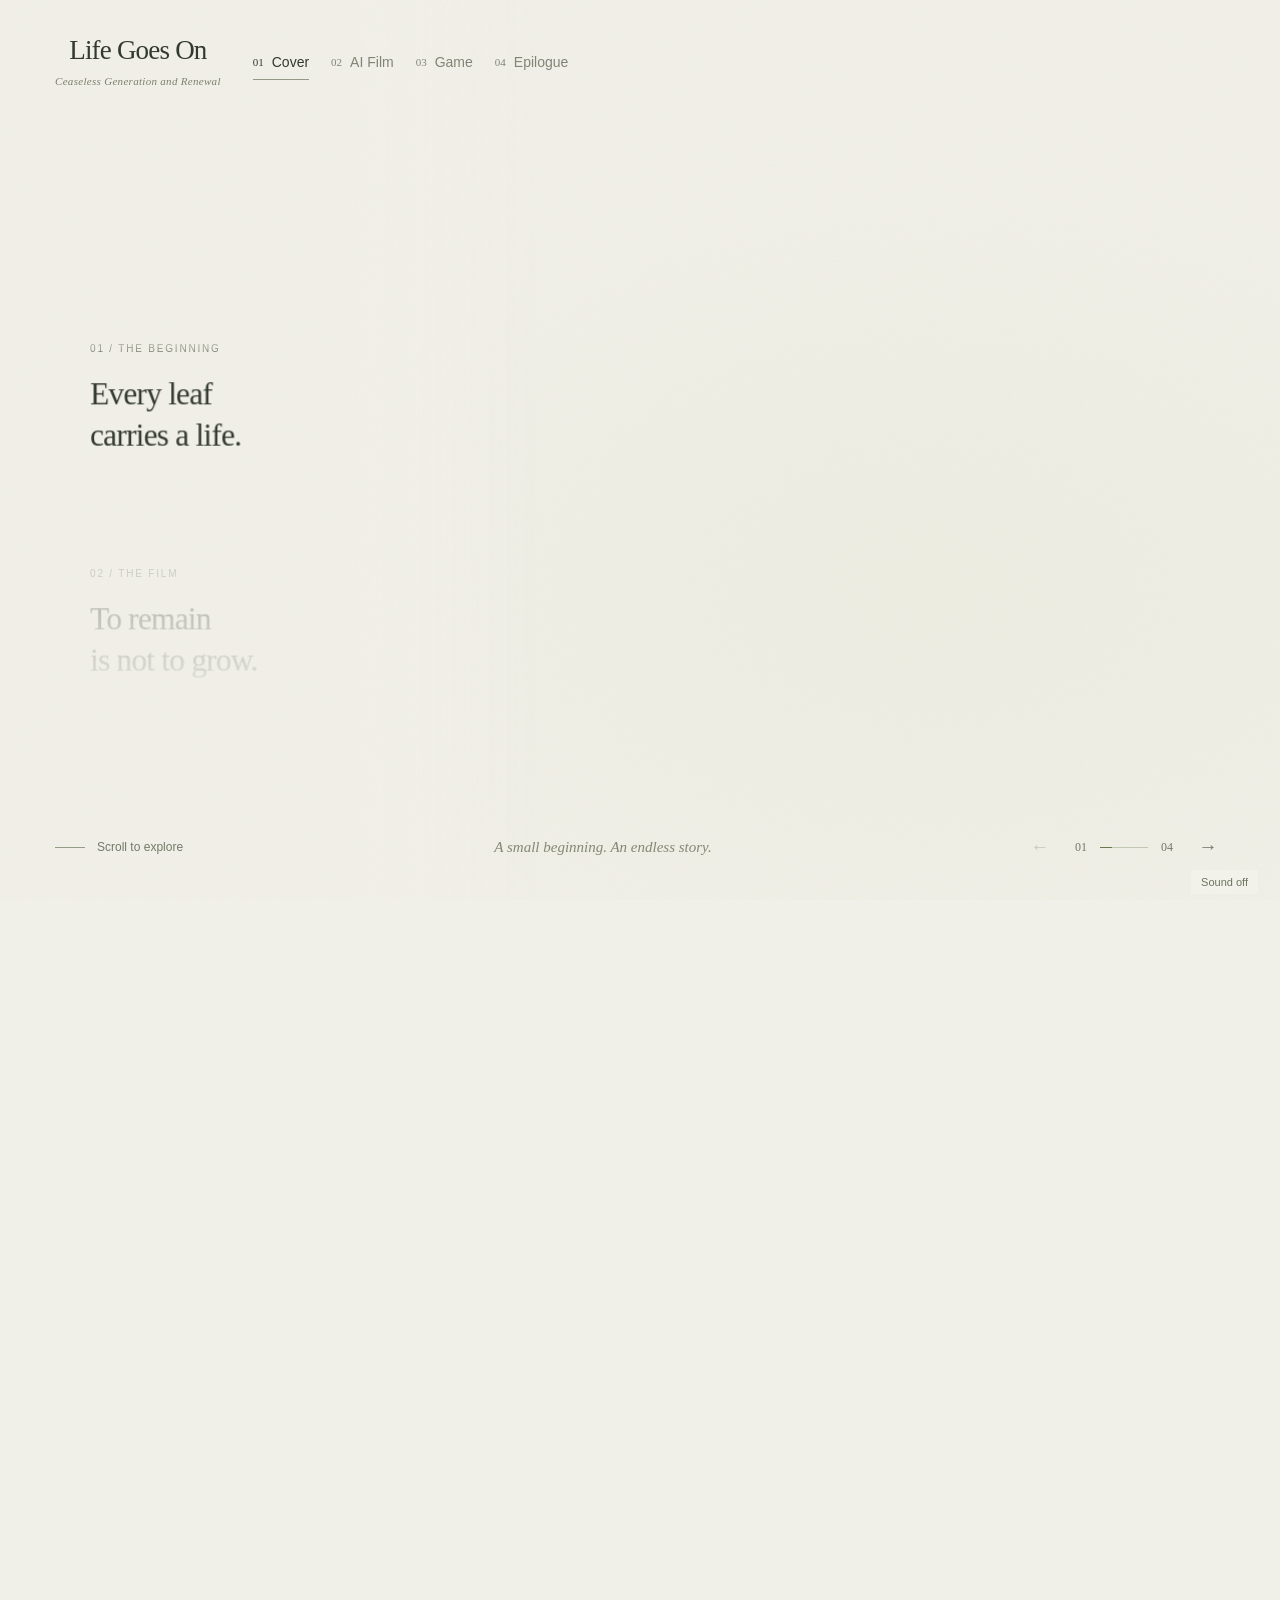
<file: index.html>
<!doctype html><html lang="en"><head><meta charset="utf-8"><meta name="viewport" content="width=device-width,initial-scale=1"><meta http-equiv="refresh" content="0;url=./LifeGoesOn/"><title>Life Goes On</title><link rel="canonical" href="https://zhangenming26-afk.github.io/LifeGoesOn/"></head><body><a href="./LifeGoesOn/">Open Life Goes On</a><script>location.replace('./LifeGoesOn/'+location.search+location.hash)</script></body></html>
</file>
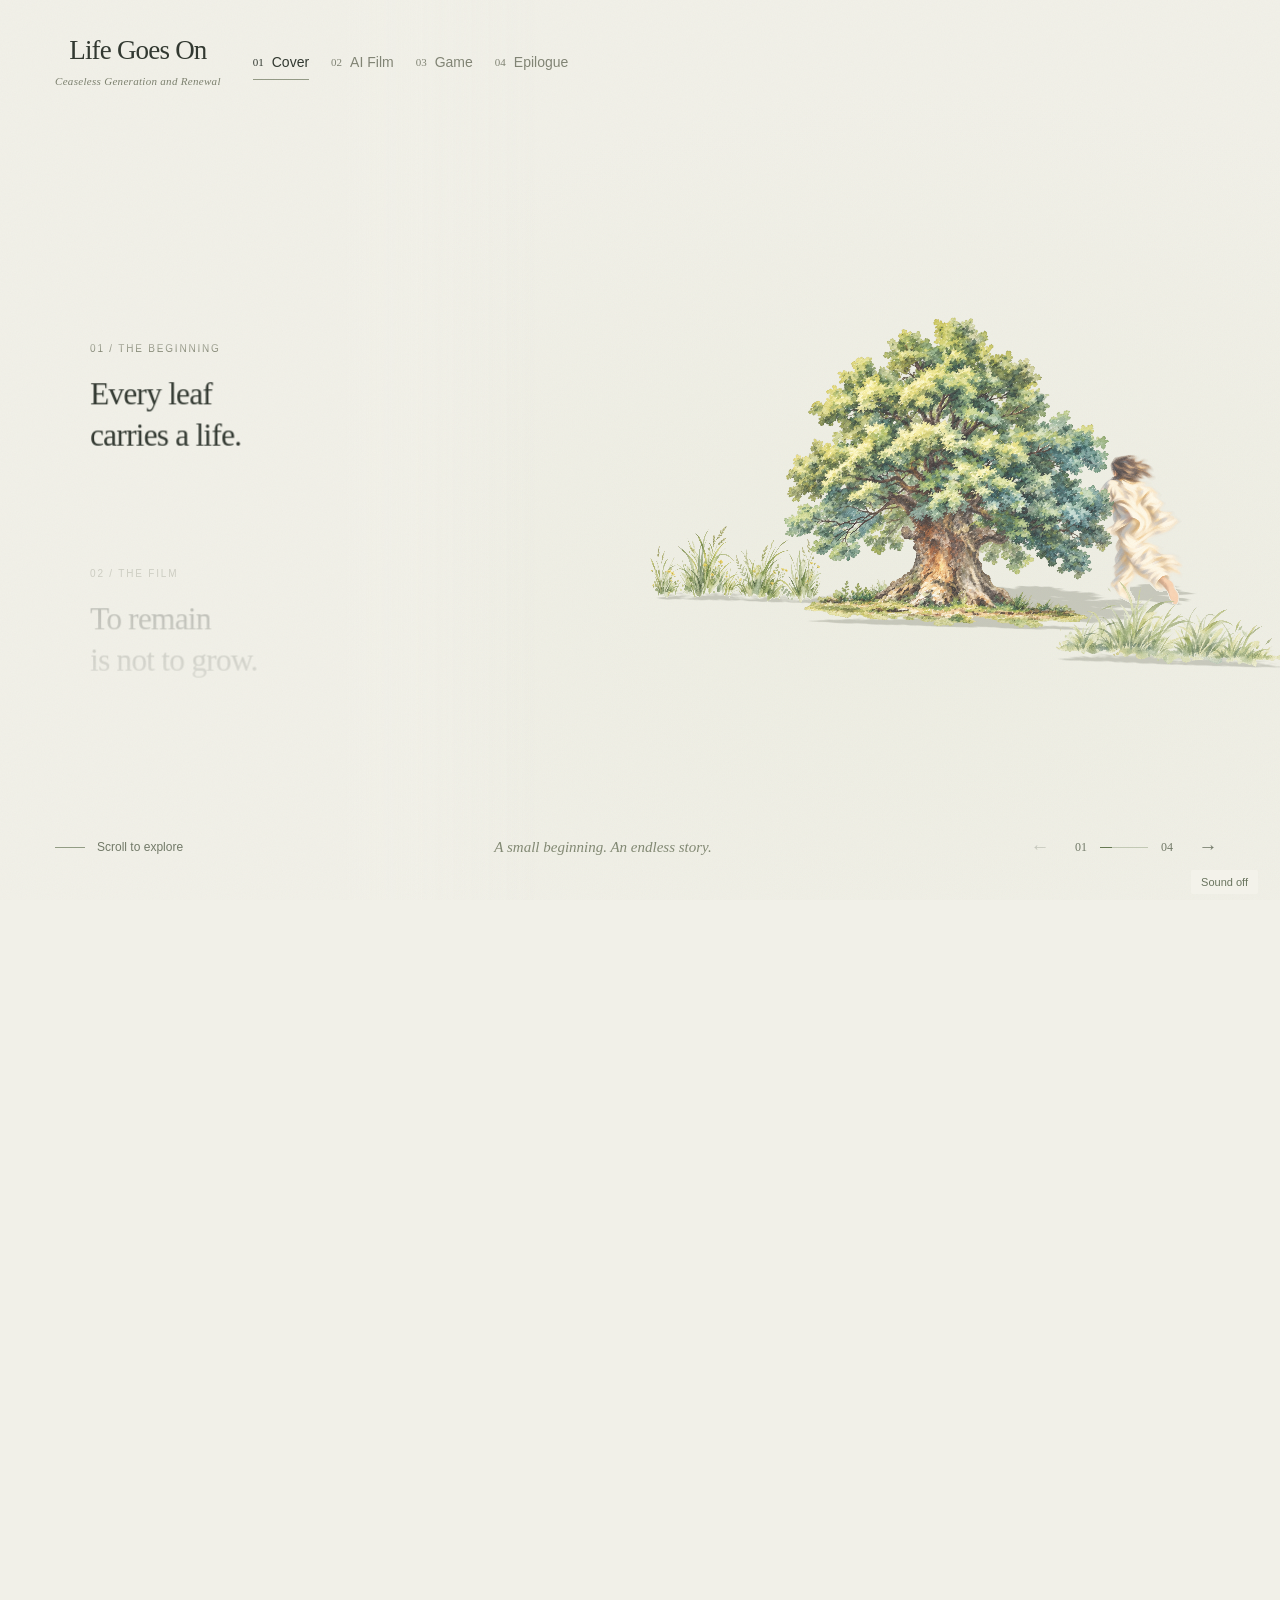
<file: LifeGoesOn/index.html>
<!doctype html><html lang="en" class="is-loading"><head><meta charset="UTF-8"><meta name="viewport" content="width=device-width,initial-scale=1"><meta name="theme-color" content="#F1F0E8"><meta name="description" content="Life Goes On. An interactive watercolor story about what we pass on."><title>Life Goes On — A watercolor story</title><link rel="stylesheet" href="./assets/app.css"><style>
html.is-loading,html.is-loading body{overflow:hidden;margin:0;background:#f1f0e8}html.is-loading #root{visibility:hidden}#boot-screen{position:fixed;inset:0;z-index:10000;display:grid;place-content:center;text-align:center;background:#f1f0e8;color:#536149;padding:28px;font:14px/1.7 Georgia,serif}#boot-screen h1{font:normal clamp(30px,5vw,48px)/1.2 Georgia,serif;margin:0 0 18px}#boot-screen p{margin:8px 0;font-size:13px;color:#7b826f}#boot-line{height:1px;background:#c8cebd;width:170px;margin:20px auto}#boot-fill{height:100%;width:0;background:#697c57;transition:width .3s}#boot-retry{margin:18px auto;background:none;border:0;border-bottom:1px solid #697c57;color:#536149;padding:8px;cursor:pointer}#boot-retry[hidden]{display:none}
</style></head><body><div id="boot-screen" role="status" aria-live="polite"><h1>Life Goes On</h1><p id="boot-status">Preparing the paper landscape…</p><div id="boot-line" aria-hidden="true"><div id="boot-fill"></div></div><p id="boot-count">Loading</p><button id="boot-retry" hidden onclick="location.reload()">Try again</button><noscript>This experience needs JavaScript. Please enable it and reload.</noscript></div><div id="root" inert></div><script type="module" src="./assets/app.js"></script><script>setTimeout(function(){if(document.getElementById('boot-screen')){document.getElementById('boot-status').textContent='Still preparing. You can wait or try again.';document.getElementById('boot-retry').hidden=false;}},30000);</script></body></html>
</file>
<file: LifeGoesOn/assets/app.css>
.life-game{color:#394136;font-family:Georgia,Times New Roman,serif;min-height:calc(100dvh - 90px);padding:20px 5vw 40px;background:#f4f3eb}.life-game[hidden]{display:none}.life-game button{font:14px Arial,sans-serif;color:#424d3d;background:transparent;border:0;border-bottom:1px solid #8b957e;padding:9px 4px;cursor:pointer;min-height:38px}.life-game button:disabled{opacity:.45}.life-game button:focus-visible,.life-game canvas:focus-visible,.map-canvas:focus-visible{outline:2px solid #7d8b6b;outline-offset:4px}.life-game h1{font-weight:400;font-size:clamp(32px,4vw,58px);line-height:1.1;margin:15px 0}.game-actions{display:flex;flex-wrap:wrap;gap:22px;align-items:center;justify-content:center}.life-game .local-note{font:12px/1.6 Arial,sans-serif;color:#717768;margin:20px 0}.life-game .eyebrow{font:11px Arial,sans-serif;letter-spacing:.16em}.game-page-intro{background:transparent;padding:25px 5vw}.stage:has(.game-page-intro:not([hidden])) .film-backdrop{opacity:.55;filter:blur(1px)}.game-entry{display:grid;place-items:center;min-height:75vh}.entry-dialog{text-align:center;width:min(650px,94%);padding:32px;background:#f8f8f0c7;backdrop-filter:blur(8px);border:1px solid #ffffff65}.entry-dialog>canvas{height:115px;width:auto;margin:15px auto}.entry-dialog>p{font-size:20px;line-height:1.5}.entry-dialog .chinese-sub{font-size:14px;letter-spacing:.3em;color:#7b846d}.entry-dialog .game-actions{margin-top:20px}.game-result{text-align:center;max-width:850px;margin:20px auto}.game-result>canvas{height:260px;width:auto;max-width:90%;margin:12px auto}.game-result>p{font-size:21px;line-height:1.5}.cultivation{position:relative;max-width:1200px;margin:auto;background-size:100% 100%;background-position:center;padding:16px 3% 0}.game-controls{display:flex;justify-content:flex-end;gap:20px;position:relative;z-index:2;margin-bottom:8px}.game-hud{display:flex;align-items:center;gap:30px;padding:6px 2%}.game-hud small{display:block;font:10px Arial,sans-serif;letter-spacing:.16em}.game-hud strong{font-size:32px;font-weight:400;display:block;margin-top:6px}.next-element{display:flex;align-items:center;gap:8px}.next-element img{width:48px;height:48px;object-fit:contain}.game-play-layout{display:grid;grid-template-columns:60% 40%;align-items:end;container-type:inline-size}.vessel{position:relative;width:100%}.vessel canvas{display:block;width:100%;height:auto;touch-action:none;scroll-margin-top:100px}.growing-tree{height:64cqw;display:flex;align-items:center;justify-content:flex-end;flex-direction:column;padding-bottom:5.5cqw;position:relative}.growing-tree canvas{height:calc(var(--tree-height)*.1cqw);width:auto;max-width:98%;object-fit:contain;transform-origin:bottom;animation:tree-grow 1s ease both}.growing-tree small{position:absolute;bottom:1.4cqw;max-width:95%;text-align:center;font:12px/1.5 Arial,sans-serif;background:#f4f3ebad;padding:3px}.drop-instruction{background:#f4f3ebdf;text-align:center;font:12px/1.6 Arial,sans-serif;padding:10px}.overflow-note,.game-error{color:#8b4f36;text-align:center;font:14px/1.5 Arial,sans-serif;background:#fff8e9;padding:8px}.overflow-note{position:absolute;top:140px;left:15%}.pause-panel{position:absolute;z-index:10;inset:75px 0 0;background:#f4f3ebdc;backdrop-filter:blur(3px);display:flex;flex-direction:column;align-items:center;justify-content:center;gap:15px;text-align:center}.pause-panel h2{font-size:32px;font-weight:400}.forest-loading{display:grid;place-items:center;min-height:60vh}.forest-heading{display:flex;align-items:center;justify-content:space-between;gap:20px}.forest-heading h1{font-size:38px}.map-canvas{position:relative;line-height:0;width:100%;isolation:isolate;touch-action:pan-y;user-select:none;overflow:hidden}.meadow{display:block;width:100%;height:auto;pointer-events:none;user-select:none}.planted-tree,.ghost-tree{position:absolute;transform:translate(-50%,-100%);pointer-events:none;transform-origin:bottom}.planted-tree canvas,.ghost-tree canvas{width:100%;height:100%;object-fit:fill}.planted-tree,.planted-tree canvas{animation:none!important;transition:none!important}.life-game .tree-root-button{position:absolute;bottom:-8px;left:50%;transform:translate(-50%);width:18px;height:18px;min-height:0;border:0;padding:0;pointer-events:auto;border-radius:50%;background:transparent}.ghost-tree{opacity:.65}.ghost-tree.invalid{opacity:.25}.root-preview{position:absolute;inset:0;width:100%;height:100%;pointer-events:none;z-index:11000}.root-preview circle{fill:#7b936933;stroke:#5b7556;stroke-width:1.4}.root-preview circle.invalid{fill:#ba775b44;stroke:#a45e41}.plant-popover{position:absolute;transform:translate(-50%,-100%);display:flex;gap:14px;padding:7px 15px;background:#fffff3ec;box-shadow:0 3px 18px #33412818;z-index:12000;line-height:1.4;white-space:nowrap}.map-message{font:13px/1.6 Arial,sans-serif;text-align:center;margin-top:12px;min-height:24px}.forest-celebration{position:absolute;inset:0;z-index:11500;pointer-events:none;display:grid;place-items:center;font:italic clamp(30px,5vw,70px) Georgia,serif;color:#4f6849;text-shadow:0 2px 20px #ffffed;animation:forest-words 3.6s ease both}.map-debug{position:absolute;inset:0;width:100%;height:100%;pointer-events:none;z-index:13000}.map-debug polygon{fill:#aa3f3740;stroke:#a65348;stroke-width:.001}.map-debug circle{pointer-events:auto;fill:#d85d42;cursor:move}.sound-control{position:fixed;right:22px;bottom:6px;z-index:90;font:11px Arial,sans-serif;background:#f4f3ebdc;padding:6px 10px;border-radius:2px;color:#69745e;cursor:pointer!important}.custom-cursor .sound-control{cursor:pointer!important}@keyframes tree-grow{0%{opacity:.25;transform:scale(.8,.55)}to{opacity:1;transform:scale(1)}}@keyframes forest-words{0%,to{opacity:0}25%,70%{opacity:.7}}@media(max-width:700px){.life-game{padding:12px 4vw 35px}.entry-dialog{padding:25px 12px;width:100%}.entry-dialog>canvas{height:110px}.game-controls{gap:15px}.game-controls button{font-size:12px}.game-hud{gap:24px}.game-hud strong{font-size:25px}.cultivation{padding:8px 0 0}.game-play-layout{grid-template-columns:72% 28%}.growing-tree{height:76.8cqw;padding-bottom:6.8cqw}.growing-tree canvas{height:calc(var(--tree-height)*.12cqw);max-width:100%}.growing-tree small{font-size:9px;bottom:.2cqw}.next-element img{width:38px;height:38px}.forest-heading{display:block}.forest-heading .game-actions{justify-content:flex-start;gap:16px}.forest-heading h1{font-size:32px}.plant-popover{gap:8px;padding:4px 9px}.plant-popover button{font-size:12px}.game-result>canvas{height:210px}.drop-instruction{font-size:10px}.pause-panel{inset:65px 0 0}.pause-panel h2{font-size:25px}.pause-panel p{font-size:13px}}@media(prefers-reduced-motion:reduce){.growing-tree canvas{animation:none}.forest-celebration{animation:none}}.map-canvas{scroll-margin-top:95px}.content-top{z-index:14000}@media(min-width:701px){.cultivation{width:min(100%,calc((100dvh - 245px)*1.56));min-width:min(100%,580px)}}:root{font-family:Arial,Helvetica,sans-serif;color:#30372f;background:#f1f0e8;font-synthesis:none;font-weight:400;--paper:#f1f0e8;--ink:#30372f;--subtle:#707366}*{box-sizing:border-box}html{scrollbar-width:thin;scrollbar-color:#a9ad9d #efeee6}body{margin:0}button,a{color:inherit;font:inherit}button{border:0;padding:0;background:none;cursor:pointer}button:disabled{cursor:default}a{text-decoration:none}button:focus-visible,a:focus-visible{outline:1px solid #637b51;outline-offset:8px}::selection{background:#d7dfc6}p,h1{margin:0}h1{font-weight:400}button:disabled{opacity:.32}.filters{width:0;height:0;position:absolute;overflow:hidden}.scroll-length{height:280svh;pointer-events:none}.stage{position:fixed;inset:0;overflow:hidden;background:radial-gradient(ellipse at 73% 65%,#e3e6d34a,transparent 60%),#f1f0e8}.scene-host{position:absolute;inset:0;opacity:0;transition:opacity 1.2s ease,filter 1s ease}.scene-host canvas{display:block}.is-ready .scene-host{opacity:1}.scene-host.film-backdrop{opacity:.12;filter:blur(3px)}.paper-grain{position:absolute;inset:0;pointer-events:none;z-index:10;opacity:.12;background-image:url("data:image/svg+xml,%3Csvg xmlns='http://www.w3.org/2000/svg' width='180' height='180'%3E%3Cfilter id='n'%3E%3CfeTurbulence type='fractalNoise' baseFrequency='.8' numOctaves='3' stitchTiles='stitch'/%3E%3C/filter%3E%3Crect width='100%25' height='100%25' opacity='.3' filter='url(%23n)'/%3E%3C/svg%3E")}.top-bar{position:absolute;top:0;left:0;width:100%;display:flex;align-items:center;gap:4vw;padding:35px 4.3%;z-index:5}.brand{font:27px Georgia,Times New Roman,serif;white-space:nowrap;letter-spacing:-.8px}.brand span{display:block;font:11px Songti SC,SimSun,serif;letter-spacing:5px;margin-top:7px;color:#7c806e}.top-sections{display:flex;gap:30px;align-items:center}.top-sections button{display:flex;align-items:center;gap:8px;color:#818474;font-size:14px;position:relative;min-height:35px}.top-sections button span{font:11px Georgia,serif}.top-sections button[aria-current]{color:#30372f}.top-sections button[aria-current]:after{content:"";position:absolute;bottom:0;left:0;right:0;height:1px;background:#939985}.text-button{font-size:14px;text-decoration:underline;text-underline-offset:5px;text-decoration-thickness:1px;min-height:38px}.watch-top{margin-left:auto}.overview-ui{transition:opacity .6s ease;position:absolute;inset:0}.is-open .overview-ui{opacity:0;pointer-events:none}.poem-nav{position:absolute;z-index:4;left:10%;top:37%;width:min(350px,28%);height:390px;overflow:hidden;mask-image:linear-gradient(transparent,#000 5%,#000 64%,transparent 100%)}.poem-track{transform:translate3d(0,var(--nav-y,0px),0);will-change:transform}.poem-button{position:relative;display:block;text-align:left;width:100%;height:225px;transition:opacity .5s;opacity:.3;padding-top:10px}.poem-button.active,.poem-button:focus-visible{opacity:1}.poem-index{display:block;font-size:10px;color:#7d816e;letter-spacing:1.8px;margin-bottom:20px;text-transform:uppercase}.poem-text,.ink-copy{display:block;font:clamp(24px,2.45vw,39px)/1.3 Georgia,"Times New Roman",serif;letter-spacing:-.8px}.poem-text>span,.ink-copy>span{display:block}.ink-copy{position:absolute;left:0;top:42px;color:#4b583e;filter:url(#ink-bleed);opacity:0;pointer-events:none;mask-image:radial-gradient(circle 38px at var(--ink-x,0px) calc(var(--ink-y,0px) - 42px),#000 10%,transparent 100%);transition:opacity .3s;transform:translate(1px,1px)}.poem-button:hover .ink-copy{opacity:.22}.scene-surface{position:absolute;inset:15% 3% 16% 36%;z-index:2}.open-hotspot{position:absolute;z-index:6;left:77%;top:65%;min-height:48px;display:flex;gap:11px;align-items:center;white-space:nowrap;transform:translate(-12px,-50%);padding:14px 10px;opacity:.28;transition:opacity .28s;isolation:isolate}.hotspot-mark{height:4px;width:4px;display:block;border-radius:50%;background:#727b62;transition:scale .3s}.hotspot-word{font:19px Georgia,serif;opacity:0;transform:translateY(3px);transition:opacity .25s,transform .25s;text-underline-offset:5px}.hotspot-sub{font:12px Arial,sans-serif;display:block;margin-top:5px;letter-spacing:.5px;color:#6c745f}.open-hotspot.is-near,.open-hotspot:focus-visible{opacity:1}.open-hotspot.is-near .hotspot-word,.open-hotspot:focus-visible .hotspot-word{opacity:1;transform:none}.open-hotspot:hover .hotspot-word{text-decoration:underline}.open-hotspot:before{content:"";position:absolute;z-index:-1;inset:0 -16px;background:radial-gradient(ellipse,#f1f0e8db 10%,#f1f0e880 50%,transparent 75%);opacity:0;transition:opacity .3s}.open-hotspot.is-near:before,.open-hotspot:focus-visible:before{opacity:1}.overview-footer{position:absolute;z-index:5;bottom:34px;left:4.3%;right:4.3%;display:flex;align-items:center;justify-content:space-between;gap:20px;font-size:12px;color:#717967}.scroll-hint{display:flex;align-items:center;gap:12px;font-size:12px;min-height:38px}.scroll-line{height:1px;width:30px;background:#929d84}.scene-note{font:italic 15px Georgia,serif;color:#828973}.scene-pager{display:flex;align-items:center;gap:18px}.scene-pager button{font-size:19px;min-width:34px;min-height:38px}.scene-pager>span{display:flex;align-items:center;gap:13px;font:12px Georgia,serif}.scene-pager i{display:block;width:48px;height:1px;background:#c2c9b4;position:relative}.scene-pager i:after{content:"";height:1px;position:absolute;left:0;top:0;background:#657951;width:calc(50% + var(--progress)*50%)}.content-layer{position:absolute;inset:0;z-index:7;overflow-y:auto;opacity:0;visibility:hidden;pointer-events:none;transition:opacity .65s ease,visibility .65s}.content-layer.visible{opacity:1;visibility:visible;pointer-events:auto}.mode-entering .content-layer{animation:content-in 1.15s both}.mode-exiting .content-layer{opacity:0;pointer-events:none}.content-top{display:flex;align-items:center;justify-content:space-between;position:sticky;top:0;width:100%;padding:28px 4.3%;z-index:3;background:linear-gradient(#f1f0e8ef,#f1f0e8a8,transparent);font:17px Georgia,serif}.content-top>span:last-child{font:11px Arial,sans-serif;letter-spacing:2px;color:#7a816d}.back-button{position:absolute;left:50%;transform:translate(-50%);font-size:15px;font-family:Arial,sans-serif;border-bottom:1px solid #545e49;padding:5px 0;min-height:35px}.cover-reading{padding:14vh 0 8vh 10%;width:min(580px,43%);position:relative;z-index:2}.eyebrow{font:11px Arial,sans-serif;letter-spacing:2.1px;color:#7d806e}.cover-reading h1{font:clamp(42px,4.3vw,68px)/1.05 Georgia,serif;letter-spacing:-2px;max-width:330px;margin:26px 0 32px}.reading-body{font:21px/1.55 Georgia,serif;color:#5c6752}.reading-watch{display:flex;gap:22px;align-items:center;margin-top:28px}.signature{display:block;margin-top:42px;font:18px SimSun,serif;letter-spacing:8px;color:#7f8c6c}.film-reading{max-width:1040px;margin:0 auto;padding:26px 50px 55px}.film-heading{display:flex;align-items:flex-end;justify-content:space-between;margin-bottom:25px;gap:20px}.film-heading h1{font:clamp(30px,3.1vw,46px)/1.2 Georgia,serif;letter-spacing:-1px;margin-top:12px}.film-heading>p{font:italic 17px/1.4 Georgia,serif;color:#7b846c}.video-paper{padding:9px;background:#faf9f1;box-shadow:0 15px 50px #53614616;border:1px solid #d5d9c9}.video-paper video{display:block;width:100%;aspect-ratio:16/9;background:#182621;cursor:auto}.film-caption{display:flex;align-items:center;justify-content:space-between;gap:20px;margin-top:18px;font-size:12px;color:#737e65}.film-caption .text-button{font-size:12px}.video-error{aspect-ratio:16/9;display:flex;align-items:center;justify-content:center;flex-direction:column;gap:20px;font-size:18px}.cursor-layer{position:fixed;inset:0;pointer-events:none;z-index:1000}.cursor-dot,.cursor-ring{position:absolute;top:0;left:0;opacity:0;will-change:transform;pointer-events:none}.cursor-dot:after{content:"";display:block;width:6px;height:6px;margin:-3px;border-radius:50%;background:#5c6158}.cursor-ring:after{content:"";display:block;width:40px;height:40px;margin:-20px;border-radius:50%;border:1px solid #7b82704d}.custom-cursor,.custom-cursor button,.custom-cursor a{cursor:none}.custom-cursor video,.custom-cursor [data-native-cursor],.custom-cursor [data-native-cursor] button{cursor:auto}.skip{position:fixed;top:-90px;left:20px;z-index:100;padding:12px;background:#fff}.skip:focus{top:20px}.fallback-world{position:absolute;inset:10% 0 10% 32%;mix-blend-mode:multiply}.fallback-world img{height:100%;width:100%;object-fit:contain}.fallback-world .fallback-person{position:absolute;width:38%;height:75%;left:20%;bottom:0}.is-open .fallback-world{opacity:.25}[hidden]{display:none!important}@keyframes content-in{0%{opacity:0;transform:translateY(16px)}40%{opacity:0}to{opacity:1;transform:none}}@media(min-width:1600px){.poem-nav{left:10.5%;top:40%}.poem-text,.ink-copy{font-size:39px}.film-reading{max-width:1180px;padding-top:5vh}}@media(max-width:1050px){.poem-nav{left:7%;width:31%}.poem-text,.ink-copy{font-size:28px}.brand{font-size:24px}.scene-note{display:none}.top-bar{gap:35px}.top-sections{gap:20px}.film-reading{padding-left:7%;padding-right:7%}}@media(max-width:759px){.top-bar{padding:25px 6%;gap:18px;align-items:flex-start}.brand{font-size:23px}.brand span{font-size:10px}.top-sections{margin-left:auto;gap:16px}.top-sections button{font-size:12px;display:block}.top-sections button span{display:block;font-size:9px;margin-bottom:5px}.watch-top{position:absolute;top:91px;right:6%;font-size:12px}.poem-nav{left:7%;top:19%;width:87%;height:170px;mask-image:linear-gradient(#000 60%,transparent);pointer-events:auto}.poem-text,.ink-copy{font-size:28px;line-height:1.15;letter-spacing:-.5px}.poem-index{font-size:9px;margin-bottom:12px}.poem-button{height:225px;padding-top:0}.ink-copy{top:24px}.poem-button:not(.active){opacity:0}.open-hotspot{transform:translate(-50%,-50%);opacity:1}.hotspot-word{opacity:1;transform:none;font-size:18px}.open-hotspot:before{opacity:1}.hotspot-sub{display:inline;margin-left:5px}.overview-footer{bottom:22px;left:6%;right:6%}.scroll-hint{font-size:11px;gap:8px}.scroll-line{width:15px}.scene-pager{gap:6px}.scene-pager>span{gap:8px}.scene-pager i{width:28px}.scene-pager button{min-width:28px}.scene-surface{inset:36% 5% 17%}.content-top{padding:22px 6%;font-size:15px}.content-top>span:last-child{font-size:10px}.cover-reading{width:100%;padding:8vh 7% 30px;background:linear-gradient(90deg,#f1f0e8c9,#f1f0e84a,transparent)}.cover-reading h1{font-size:45px;max-width:260px;margin-top:20px}.reading-body{font-size:19px}.reading-watch{margin-top:22px}.signature{margin-top:28px}.film-reading{padding:5vh 5% 35px}.film-heading{margin-bottom:22px}.film-heading h1{font-size:31px;max-width:240px}.film-heading>p{display:none}.video-paper{padding:5px}.film-caption{align-items:flex-start;flex-direction:column;gap:12px;font-size:12px;line-height:1.6}.film-caption .text-button{font-size:14px}.eyebrow{font-size:10px}.video-error{font-size:15px}.fallback-world{inset:40% 0 12% 5%}.cursor-layer{display:none}}@media(prefers-reduced-motion:reduce){*,*:before,*:after{animation:none!important;transition:none!important;scroll-behavior:auto!important}.cursor-layer,.ink-copy{display:none}.custom-cursor,.custom-cursor button,.custom-cursor a{cursor:auto}.scene-host,.mode-entering .content-layer{opacity:1}}.navigation-veil{position:absolute;inset:0;pointer-events:none;background:linear-gradient(90deg,#f1f0e8,#f1f0e8fa 22%,#f1f0e8e8 31%,#f1f0e898 38%,#f1f0e800 49%);transition:opacity .65s}.is-open .navigation-veil{opacity:0}.scene-host{transition:opacity .3s,filter 1s}.poem-visual{display:grid;position:relative}.poem-visual .poem-text,.poem-visual .ink-copy{grid-area:1/1}.poem-visual .ink-copy{position:static;transform:none;align-self:start;color:inherit;mask-image:radial-gradient(circle 40px at var(--ink-x,-100px) var(--ink-y,-100px),#000 12%,#0009 62%,transparent 100%);transition:opacity .65s;z-index:1}.poem-button:hover .ink-copy{opacity:.55;transition:opacity .14s}.poem-button:hover .poem-text{mask-image:radial-gradient(circle 40px at var(--ink-x,-100px) var(--ink-y,-100px),#000b 12%,#000e 62%,#000 100%)}.poem-nav{width:min(380px,30%);height:400px}.poem-button{overflow:visible}.scene-surface{cursor:default}.loading-note,.fallback-note{position:absolute;bottom:100px;left:50%;transform:translate(-50%);font:12px/1.5 Arial,sans-serif;color:#737966;text-align:center;z-index:3}.fallback-note{max-width:280px}.fallback-world{z-index:0}@media(max-width:759px){.navigation-veil{background:linear-gradient(#f1f0e8 0%,#f1f0e8fa 24%,#f1f0e8cc 34%,transparent 48%)}.poem-nav{width:85%;height:170px}.poem-visual .ink-copy{display:none}.poem-button:hover .poem-text{mask-image:none}.loading-note,.fallback-note{bottom:110px;width:80%}}@media(prefers-reduced-motion:reduce){.poem-button:hover .poem-text{mask-image:none}.poem-visual .ink-copy{display:none}}@property --ink-strength{syntax:"<number>";inherits:true;initial-value:0}.cursor-dot:after{width:var(--cursor-dot);height:var(--cursor-dot);margin:calc(var(--cursor-dot) / -2)}.cursor-ring:after{width:var(--cursor-diameter);height:var(--cursor-diameter);margin:calc(var(--cursor-diameter) / -2);border-width:var(--cursor-stroke);border-color:#777d7090}.poem-button{--ink-strength:0;transition:opacity .5s,--ink-strength 1.15s}.poem-button:hover{--ink-strength:1;transition:opacity .5s,--ink-strength .13s}.poem-visual .ink-copy,.poem-button:hover .ink-copy{opacity:var(--ink-strength);mask-image:radial-gradient(circle 88px at var(--ink-x,-100px) var(--ink-y,-100px),#000 36%,#000c 68%,transparent 100%);transition:none}.poem-visual .poem-text,.poem-button:hover .poem-text{mask-image:radial-gradient(circle 88px at var(--ink-x,-100px) var(--ink-y,-100px),rgb(0 0 0 / calc(1 - .94 * var(--ink-strength))) 36%,#000 100%)}.poem-button:focus-visible{--ink-strength:0}.poem-button:focus-visible .poem-text{mask-image:none}.poem-button:focus-visible .ink-copy{opacity:0}@media(pointer:coarse),(prefers-reduced-motion:reduce){.poem-button,.poem-button:hover{--ink-strength:0}.poem-visual .poem-text,.poem-button:hover .poem-text{mask-image:none}.poem-visual .ink-copy{display:none}}.poem-button,.poem-button:hover{--ink-strength:0;transition:opacity .5s}.watercolor-text{display:block;position:relative}.watercolor-text .poem-text,.poem-button:hover .watercolor-text .poem-text{mask-image:none;filter:none}.navigation-ink-canvas{position:absolute;pointer-events:none;display:none}.watercolor-text.ink-ready.ink-enabled .navigation-ink-canvas{display:block}.watercolor-text.ink-ready.ink-enabled .poem-text{opacity:0}@media(pointer:coarse),(prefers-reduced-motion:reduce){.watercolor-text.ink-ready.ink-enabled .navigation-ink-canvas{display:none}.watercolor-text.ink-ready.ink-enabled .poem-text{opacity:1}}.scroll-length{height:640svh}.top-bar{gap:2.5vw}.top-sections{gap:22px}.game-top{margin-left:auto}.watch-top{margin-left:0}.scene-pager i:after{width:calc(25% + var(--progress)*75%)}.closing-reading{width:min(760px,90%);margin:7vh auto 0;padding:0 24px 80px;text-align:center}.closing-reading h1{font:clamp(38px,5vw,68px)/1.15 Georgia,serif;letter-spacing:-1.5px;margin:24px 0 30px}.closing-reading .reading-body{font-size:20px;line-height:1.8}.closing-actions{display:flex;justify-content:center;flex-wrap:wrap;gap:24px;margin-top:32px}.game-placeholder{padding:40px 20px;border-top:1px solid #bfc6b4;border-bottom:1px solid #bfc6b4;margin:32px 0;color:#65735c}.game-placeholder span{font:11px Arial,sans-serif;letter-spacing:2px}.game-placeholder p{font:18px/1.6 Georgia,serif;margin-top:12px}@media(max-width:1050px){.top-bar{gap:20px}.top-sections{gap:12px}.top-sections button,.game-top,.watch-top{font-size:12px}}@media(max-width:759px){.top-bar{padding-top:20px}.top-sections{position:absolute;top:84px;left:7%;right:7%;justify-content:space-between}.top-sections button{display:flex;gap:7px;min-height:36px}.top-sections button span{margin:0}.watch-top{top:20px;right:6%}.game-top{position:absolute;top:52px;right:6%;min-height:24px}.poem-nav{top:23%}.closing-reading{margin-top:4vh;padding:0 8px 50px}.closing-reading .reading-body{font-size:18px}.closing-reading h1{font-size:40px}}.scene-host{transition:opacity .18s ease,filter 1s ease}@media(min-width:760px){.poem-nav{left:7%;width:26%}.navigation-veil{background:linear-gradient(90deg,#f1f0e8 0% 27%,#f1f0e8e0 33%,#f1f0e800 42%)}}.open-hotspot{transform:none}.poem-button{display:flex;flex-direction:column;align-items:stretch;justify-content:flex-start}@media(max-width:759px){.watercolor-text.ink-ready.ink-enabled .navigation-ink-canvas{display:none}.watercolor-text.ink-ready.ink-enabled .poem-text{opacity:1}}.brand span{font:italic 11px/1.5 Georgia,serif;letter-spacing:.3px;white-space:normal;max-width:260px}.closing-reading{width:min(720px,90%);margin:5vh auto 0;text-align:left;padding-bottom:85px}.closing-reading h1{font:clamp(30px,4.2vw,52px)/1.15 Georgia,serif;letter-spacing:-1.2px;margin:22px 0 36px;text-wrap:balance}.epilogue-prose{font:clamp(17px,1.55vw,20px)/1.8 Georgia,serif;color:#56604c}.epilogue-prose p+p{margin-top:22px}.epilogue-prose .epilogue-roots{margin-top:34px;font-size:.95em}.epilogue-roots strong{font-weight:600;color:#374530}.epilogue-prose .epilogue-signature{margin-top:32px;font-size:1.2em;color:#6d795c}.closing-actions{justify-content:flex-start;margin-top:38px}.closing-actions .text-button{font-size:12px;color:#747c69}@media(max-width:759px){.brand span{max-width:240px;font-size:10px}.closing-reading{margin-top:25px;padding-bottom:90px}.closing-reading h1{font-size:34px}.epilogue-prose{line-height:1.75}}.closing-reading>.eyebrow,.closing-reading h1,.epilogue-prose .epilogue-roots,.epilogue-prose .epilogue-signature{text-align:center}
</file>
